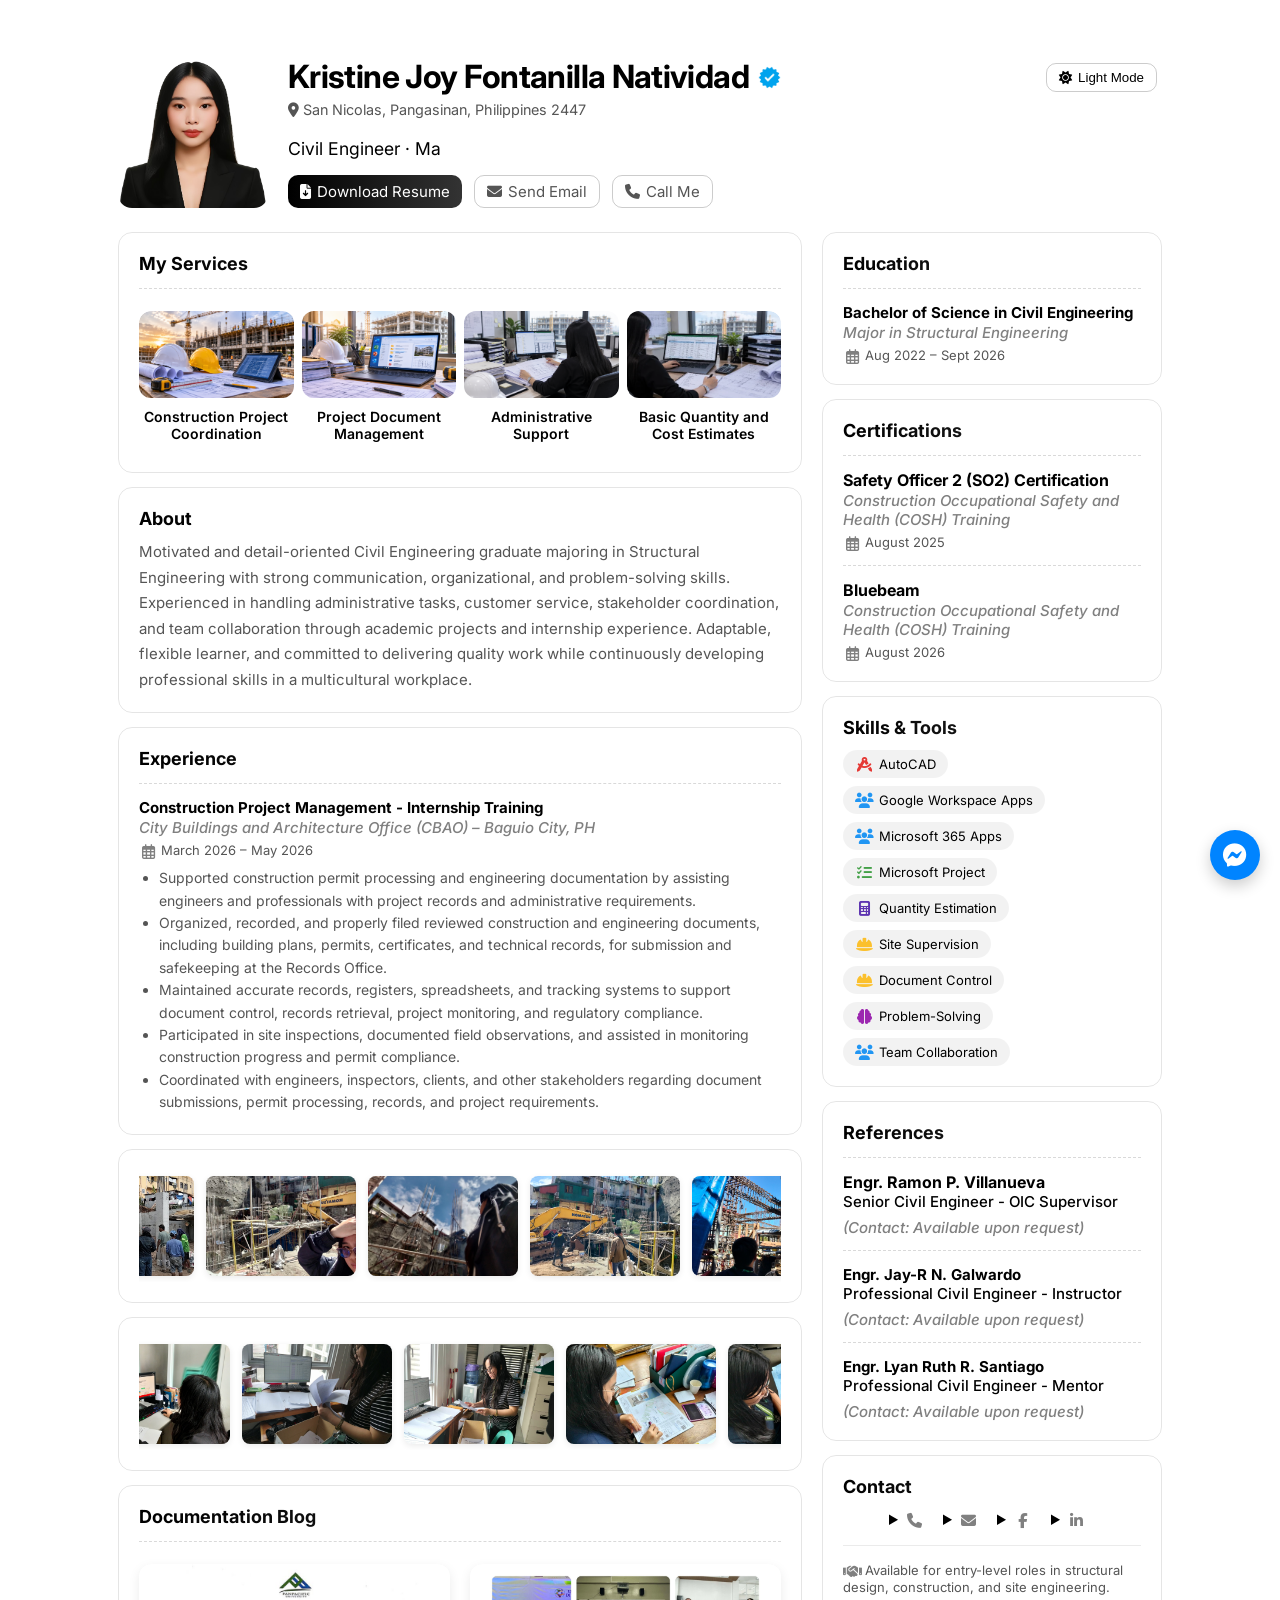
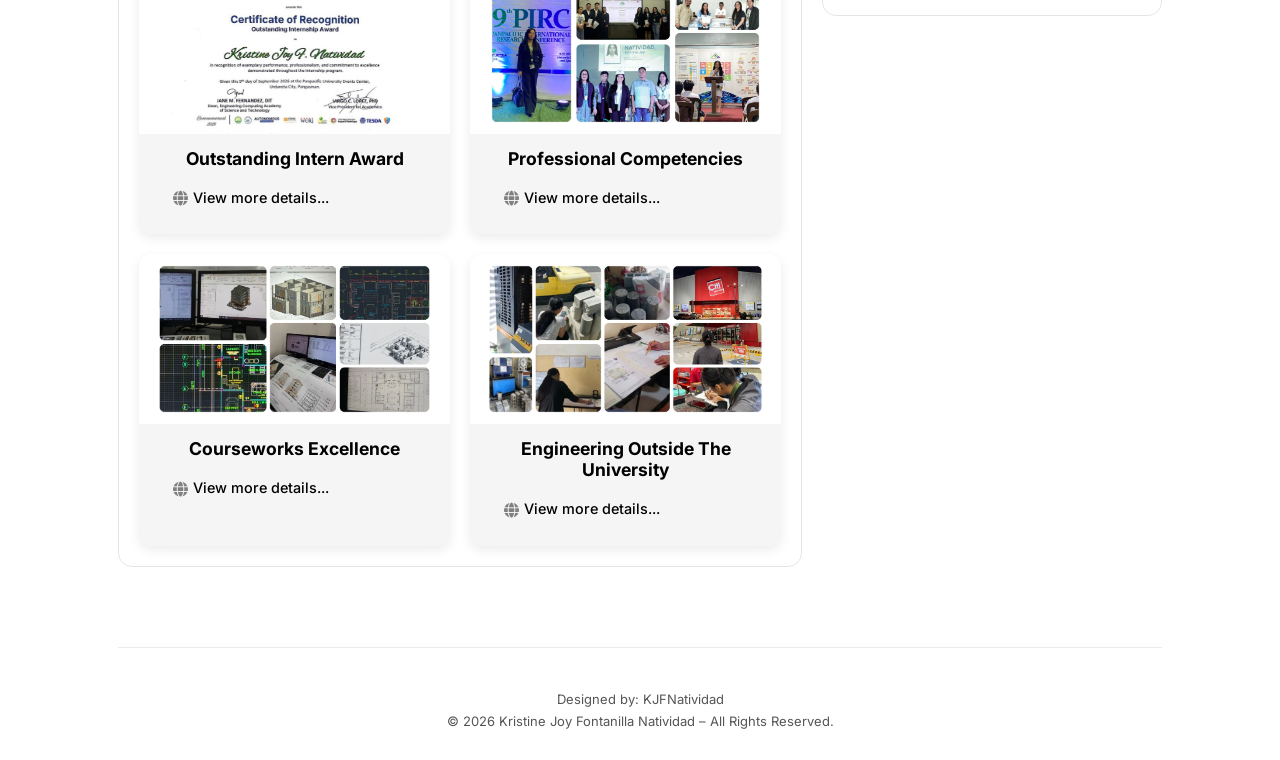
<file: index.html>
<!doctype html>
<html lang="en">
<head>
  <meta charset="utf-8" />
  <meta name="viewport" content="width=device-width,initial-scale=1" />
  <!-- EDIT: title, description, keywords -->
  <title>Kristine Joy Fontanilla Natividad | Civil Engineer Graduate Portfolio</title>
  <meta name="description" content="Portfolio of Kristine Joy Fontanilla Natividad, a Civil Engineering graduate specializing in structural design and construction management." />
  <meta name="keywords" content="Kristine Joy Fontanilla Natividad, Portfolio, Civil Engineer, Structural Design, AutoCAD, Construction">
  <link rel="icon" type="image/png" href="img/profile.png" />
  <link href="https://fonts.googleapis.com/css2?family=Inter:wght@300;400;500;600;700;800&display=swap" rel="stylesheet">
  <link href="main.css" rel="stylesheet">
  <link href="gallery-lightbox.css" rel="stylesheet">
  <link href="mobile-responsive.css" rel="stylesheet">
  <link rel="stylesheet" href="https://cdnjs.cloudflare.com/ajax/libs/font-awesome/6.4.0/css/all.min.css">
  <!-- EDIT: put your GitHub Pages link -->
  <link rel="canonical" href="https://yourusername.github.io/" />
  <link rel="preload" href="https://fonts.googleapis.com/css2?family=Inter:wght@300;400;500;600;700;800&display=swap" as="style">

  
<style>
  /* Project details popup */
  .project-modal {
    display: none;
    position: fixed;
    inset: 0;
    z-index: 99999;
    align-items: center;
    justify-content: center;
    padding: 20px;
  }

  .project-modal.active {
    display: flex;
  }

  .project-modal-overlay {
    position: absolute;
    inset: 0;
    background: rgba(0, 0, 0, 0.78);
    backdrop-filter: blur(4px);
  }

  .project-modal-box {
    position: relative;
    z-index: 1;
    width: min(650px, 100%);
    max-height: 85vh;
    overflow-y: auto;
    overflow-x: hidden;

    /* Hide scrollbar but retain scrolling */
    scrollbar-width: none;
    -ms-overflow-style: none;

    padding: 28px;
    border-radius: 16px;

    /* Default theme colors */
    background: var(--card, #ffffff);
    color: var(--text, #222222);

    box-shadow: 0 18px 55px rgba(0, 0, 0, 0.35);
    animation: projectModalOpen 0.25s ease;
  }

  .project-modal-box::-webkit-scrollbar {
    display: none;
  }

  /* Project details inherit the popup text color */
  .project-modal-box #projectModalBody,
  .project-modal-box #projectModalBody h1,
  .project-modal-box #projectModalBody h2,
  .project-modal-box #projectModalBody h3,
  .project-modal-box #projectModalBody h4,
  .project-modal-box #projectModalBody p,
  .project-modal-box #projectModalBody li,
  .project-modal-box #projectModalBody span,
  .project-modal-box #projectModalBody strong {
    color: inherit;
  }

  /* Explicit text colors for Documentation Blog project details.
     Uses the website's darkToggle button state, managed in JavaScript below. */
  body:not(.dark-mode) .project-modal-box {
    background: #ffffff;
    color: #222222;
  }

  body.dark-mode .project-modal-box {
    background: #202020;
    color: #f5f5f5;
  }

  /* Make nested project text follow the selected theme */
  body:not(.dark-mode) .project-modal-box #projectModalBody,
  body:not(.dark-mode) .project-modal-box #projectModalBody h1,
  body:not(.dark-mode) .project-modal-box #projectModalBody h2,
  body:not(.dark-mode) .project-modal-box #projectModalBody h3,
  body:not(.dark-mode) .project-modal-box #projectModalBody h4,
  body:not(.dark-mode) .project-modal-box #projectModalBody p,
  body:not(.dark-mode) .project-modal-box #projectModalBody li,
  body:not(.dark-mode) .project-modal-box #projectModalBody span,
  body:not(.dark-mode) .project-modal-box #projectModalBody strong {
    color: #222222;
  }

  body.dark-mode .project-modal-box #projectModalBody,
  body.dark-mode .project-modal-box #projectModalBody h1,
  body.dark-mode .project-modal-box #projectModalBody h2,
  body.dark-mode .project-modal-box #projectModalBody h3,
  body.dark-mode .project-modal-box #projectModalBody h4,
  body.dark-mode .project-modal-box #projectModalBody p,
  body.dark-mode .project-modal-box #projectModalBody li,
  body.dark-mode .project-modal-box #projectModalBody span,
  body.dark-mode .project-modal-box #projectModalBody strong {
    color: #f5f5f5;
  }

  /* Links remain visible in both themes */
  .project-modal-box a {
    color: #b88600;
    text-decoration: underline;
  }

  body.dark-mode .project-modal-box a {
    color: #e6b800;
  }

  /* Close button */
  .project-modal-close {
    position: sticky;
    top: 0;
    float: right;
    display: grid;
    place-items: center;
    width: 36px;
    height: 36px;
    margin: -12px -12px 8px 12px;
    border: 0;
    border-radius: 50%;
    background: rgba(128, 128, 128, 0.22);
    color: inherit;
    font-size: 27px;
    line-height: 1;
    cursor: pointer;
    z-index: 2;
  }

  .project-modal-close:hover,
  .project-modal-close:focus-visible {
    background: #e6b800;
    color: #111111;
  }

  .project-modal-box h2 {
    margin: 0 35px 18px 0;
  }

  .project-modal-box h3 {
    margin: 20px 0 8px;
  }

  .project-modal-box p {
    margin: 0 0 12px;
    line-height: 1.7;
  }

  
/* Customize project image size when expanded */
.project-modal-box img {
  display: block;
  width: 100%;
  max-width: 100%;
  height: 380px;
  object-fit: contain;
  border-radius: 10px;
  margin: 0 auto 20px;
}


  body.project-modal-open {
    overflow: hidden;
  }

  .project-modal-content[hidden] {
    display: none !important;
  }

  .project[onclick] {
    cursor: pointer;
  }

  @keyframes projectModalOpen {
    from {
      opacity: 0;
      transform: translateY(10px) scale(0.98);
    }
    to {
      opacity: 1;
      transform: translateY(0) scale(1);
    }
  }

  @media (max-width: 600px) {
    .project-modal {
      padding: 12px;
    }

    .project-modal-box {
      padding: 22px;
      max-height: 90vh;
    }
  }
</style>

</head>
<body>

<div class="container">

  <!-- Header -->
  <header>
    <div class="avatar">
      <img src="img/profile.png" alt="Profile picture" loading="lazy">
    </div>

    <div class="hero">
      <div class="profile-info">
        <div class="profile-details">
          <h1>
            Kristine Joy Fontanilla Natividad
            <img src="img/check.png" alt="Verified" style="width:25px; height:25px; object-fit:contain;"/>
          </h1>

          <div class="sub location">
            <i class="fa-solid fa-location-dot"></i> San Nicolas, Pangasinan, Philippines 2447
          </div>
          <!-- Typing text: first letter here, the rest is in js/script.js -->
          <div class="sub role">
            <span class="first-letter">C</span><span class="typing"></span>
          </div>
        </div>

        <div class="badges">
          <a class="btn primary" href="KRISTINE JOY-FONTANILLA-NATIVIDAD_Civil Engineer_Resume.pdf" download>
            <i class="fa-solid fa-file-arrow-down"></i> Download Resume
          </a>
          <a class="btn" href="mailto:kjfnnatividad@gmail.com">
            <i class="fa-solid fa-envelope"></i> Send Email
          </a>
          <a class="btn" href="tel:09000000000">
            <i class="fa-solid fa-phone"></i> Call Me
          </a>
        </div>
      </div>
    </div>

    <button id="darkToggle" class="btn">
      <i class="fa-solid fa-sun"></i> Light Mode
    </button>
  </header>

  <main>
    <section class="allcard">

      <!-- Gallery -->
      <article class="card">
        <div class="section-title"><h2><strong>My Services</strong></h2></div>
        <div class="experience-item">
          <div class="carousel">
            <div class="carousel-track">
              <a href="fullscreen.html?img=img/design1.png"><img src="img/design1.png" alt="Construction project coordination"><span>Construction Project Coordination</span></a>
              <a href="fullscreen.html?img=img/design2.png"><img src="img/design2.png" alt="Project document management"><span>Project Document Management</span></a>
              <a href="fullscreen.html?img=img/design3.png"><img src="img/design3.png" alt="Construction administrative support"><span>Administrative Support</span></a>
              <a href="fullscreen.html?img=img/design4.png"><img src="img/design4.png" alt="Basic Quantity and Cost Estimates"><span>Basic Quantity and Cost Estimates</span></a>
            </div>
            <div class="carousel-dots"></div>
          </div>
        </div>
      </article>

      <!-- About -->
      <article class="card">
        <div class="section-title"><h2><strong>About</strong></h2></div>
        <p class="lead">Motivated and detail-oriented Civil Engineering graduate majoring in Structural Engineering with strong communication, organizational, and problem-solving skills. Experienced in handling administrative tasks, customer service, stakeholder coordination, and team collaboration through academic projects and internship experience. Adaptable, flexible learner, and committed to delivering quality work while continuously developing professional skills in a multicultural workplace. </p>
      </article>

      <!-- Experience -->
      <article class="card">
        <div class="section-title"><h2><strong>Experience</strong></h2></div>
        <div class="experience-item">
          <h3><strong>Construction Project Management - Internship Training</strong></h3>
          <h3><i>City Buildings and Architecture Office (CBAO) – Baguio City, PH</i></h3>
          <p class="experience-text" style="margin-bottom: 6px;"></p>
          <div class="meta"><i class="fa-regular fa-calendar-days"></i> March 2026 – May 2026</div>
          <ul style="margin-top:8px; color:var(--muted); font-size:14px; line-height:1.6; margin-left: 20px">
            <li>Supported construction permit processing and engineering documentation by assisting engineers and professionals with project records and administrative requirements.</li>
            <li>Organized, recorded, and properly filed reviewed construction and engineering documents, including building plans, permits, certificates, and technical records, for submission and safekeeping at the Records Office.</li>
            <li>Maintained accurate records, registers, spreadsheets, and tracking systems to support document control, records retrieval, project monitoring, and regulatory compliance.</li>
            <li>Participated in site inspections, documented field observations, and assisted in monitoring construction progress and permit compliance.</li>
            <li>Coordinated with engineers, inspectors, clients, and other stakeholders regarding document submissions, permit processing, records, and project requirements.</li>
          </ul>
        </div>
      </article>

      <!-- Image strip (auto infinite scroll; images listed in js/script.js) -->
      <article class="card" id="image-articles-section">
        <div id="image-list" class="image-list"></div>
      </article>

      <!-- Second image strip (moves the opposite way; images listed in js/script.js) -->
      <article class="card" id="image-articles-section-2">
        <div id="image-list-2" class="image-list"></div>
      </article>

      
<!-- Documentation Blog -->
<article class="card">
  <div class="section-title">
    <h2><strong>Documentation Blog</strong></h2>
  </div>

  <div class="experience-item">
    <div class="projects-list">

      <!-- Project 1 -->
      <div class="project" onclick="openProject(this)" role="button" tabindex="0"
           onkeydown="if(event.key==='Enter'||event.key===' '){event.preventDefault();openProject(this)}">
        <img src="img/project1.jpg" alt="Outstanding Intern Award" class="project-img">
        <div>
          <strong class="project-title-centered">Outstanding Intern Award</strong>
          <div class="meta">
            <i class="fa-solid fa-globe"></i>
            <a href="#" target="_blank" rel="noopener noreferrer"
               onclick="event.stopPropagation()">View more details...</a>
          </div>
        </div>
        <div class="project-modal-content" hidden>
          <h2>Outstanding Intern Award</h2>
          <img src="img/project1.jpg" alt="Outstanding Intern Award">
          <p>Recognized for demonstrating outstanding performance, commitment, and professionalism throughout the internship. This award reflects consistent dedication to assigned responsibilities, willingness to learn, and meaningful contributions to the team and workplace.</p>
          <h3>Key Contributions</h3>
          <p>Reliable task execution, initiative in learning new processes, effective communication, teamwork, and a proactive approach to responsibilities and workplace challenges.</p>
          <h3>Recognition Type</h3>
          <p>Internship Performance Award</p>
          <a href="#" target="_blank" rel="noopener noreferrer">View Award Recognition</a>
        </div>
      </div>

      
<!-- Project 2 -->
      <div class="project" onclick="openProject(this)" role="button" tabindex="0"
           onkeydown="if(event.key==='Enter'||event.key===' '){event.preventDefault();openProject(this)}">
        <img src="img/project2.jpg" alt="Professional Competencies" class="project-img">
        <div>
          <strong class="project-title-centered">Professional Competencies</strong>
          <div class="meta">
            <i class="fa-solid fa-globe"></i>
            <a href="#" target="_blank" rel="noopener noreferrer"
               onclick="event.stopPropagation()">View more details...</a>
          </div>
        </div>
        <div class="project-modal-content" hidden>
          <h2>Professional Competencies</h2>
          <img src="img/project2.jpg" alt="Professional Competencies">
          <p>Demonstrates a combination of leadership, technical knowledge, communication, and organizational skills developed through academic involvement, practical experience, and professional training. These competencies reflect the ability to take responsibility, work collaboratively, adapt to challenges, and contribute effectively toward shared goals.</p>
          <h3>Core Competencies</h3>
          <p>Problem-solving, critical thinking, decision-making, leadership, teamwork, communication, time management, adaptability, and professional responsibility.</p>
          <a href="#" target="_blank" rel="noopener noreferrer">View Competency Details</a>
        </div>
      </div>

      
<!-- Project 3 -->
      <div class="project" onclick="openProject(this)" role="button" tabindex="0"
           onkeydown="if(event.key==='Enter'||event.key===' '){event.preventDefault();openProject(this)}">
        <img src="img/project3.jpg" alt="Courseworks Excellence" class="project-img">
        <div>
          <strong class="project-title-centered">Courseworks Excellence</strong>
          <div class="meta">
            <i class="fa-solid fa-globe"></i>
            <a href="#" target="_blank" rel="noopener noreferrer"
               onclick="event.stopPropagation()">View more details...</a>
          </div>
        </div>
        <div class="project-modal-content" hidden>
          <h2>Courseworks Excellence</h2>
          <img src="img/project3.jpg" alt="Courseworks Excellence">
          <p>Recognition of dedication, consistency, and commitment to producing quality academic work. This achievement reflects the effort invested in understanding course concepts, completing academic requirements, and applying learned knowledge to practical activities and collaborative tasks.</p>
          <h3>Key Strengths</h3>
          <p>Academic discipline, critical thinking, attention to detail, research, problem-solving, independent learning, and effective collaboration.</p>
          <h3>Key Focus</h3>
          <p>Quality of academic outputs, practical application of knowledge, continuous improvement, and commitment to learning.</p>
          <a href="#" target="_blank" rel="noopener noreferrer">View Achievement Details</a>
        </div>
      </div>

      
<!-- Project 4 -->
      <div class="project" onclick="openProject(this)" role="button" tabindex="0"
           onkeydown="if(event.key==='Enter'||event.key===' '){event.preventDefault();openProject(this)}">
        <img src="img/project4.jpg" alt="Engineering Outside The University" class="project-img">
        <div>
          <strong class="project-title-centered">Engineering Outside The University</strong>
          <div class="meta">
            <i class="fa-solid fa-globe"></i>
            <a href="#" target="_blank" rel="noopener noreferrer"
               onclick="event.stopPropagation()">View more details...</a>
          </div>
        </div>
        <div class="project-modal-content" hidden>
          <h2>Engineering Outside The University</h2>
          <img src="img/project4.jpg" alt="Engineering Outside The University">
          <p>Highlights experiences and involvement beyond the university that contribute to personal, professional, and leadership development. Through participation in activities, collaborative initiatives, and community engagements, these experiences provide opportunities to apply learned skills, interact with different people, take on responsibilities, and gain a broader understanding of the professional world.</p>
          <h3>Key Focus</h3>
          <p>Professional exposure, community engagement, leadership, teamwork, communication, adaptability, and continuous personal growth.</p>
          <h3>Experience Type</h3>
          <p>Extracurricular Involvement and Professional Development</p>
          <a href="#" target="_blank" rel="noopener noreferrer">View Experiences</a>
        </div>
      </div>

    </div>
  </div>
</article>

    </section>

    <!-- Aside -->
    <aside>

      <!-- Education -->
      <article class="card">
        <div class="section-title"><h2><strong>Education</strong></h2></div>
        <div class="experience-item">
          <h3><strong>Bachelor of Science in Civil Engineering</strong></h3>
          <h3><i>Major in Structural Engineering</i></h3>
          <p class="experience-text" style="margin-bottom: 6px;"></p>
          <div class="meta"><i class="fa-regular fa-calendar-days"></i> Aug 2022 – Sept 2026</div>
        </div>
      </article>

      <!-- Certifications -->
      <article class="card">
        <div class="section-title"><h2><strong>Certifications</strong></h2></div>
        <div class="experience-item">
          <h4><strong>Safety Officer 2 (SO2) Certification</strong></h4>
          <h3><i>Construction Occupational Safety and Health (COSH) Training</i></h3>
          <p class="experience-text" style="margin-bottom: 6px;"></p>
          <div class="meta"><i class="fa-regular fa-calendar-days"></i> August 2025</div>
        </div>

        <div class="experience-item">
          <h4><strong>Bluebeam</strong></h4>
          <h3><i>Construction Occupational Safety and Health (COSH) Training</i></h3>
          <p class="experience-text" style="margin-bottom: 6px;"></p>
          <div class="meta"><i class="fa-regular fa-calendar-days"></i> August 2026</div>
        </div>
      </article>

      <!-- Skills & Tools -->
      <div class="card">
        <div class="section-title"><h2><strong>Skills & Tools</strong></h2></div>
        <div class="stack">
          <span class="chip"><i class="fa-solid fa-compass-drafting"></i> AutoCAD</span>
          <span class="chip"><i class="fa-solid fa-users"></i> Google Workspace Apps</span>
          <span class="chip"><i class="fa-solid fa-users"></i> Microsoft 365 Apps</span>
          <span class="chip"><i class="fa-solid fa-list-check"></i> Microsoft Project</span>
          <span class="chip"><i class="fa-solid fa-calculator"></i> Quantity Estimation</span>
          <span class="chip"><i class="fa-solid fa-helmet-safety"></i> Site Supervision</span>
          <span class="chip"><i class="fa-solid fa-helmet-safety"></i> Document Control</span>
          <span class="chip"><i class="fa-solid fa-brain"></i> Problem-Solving</span>
          <span class="chip"><i class="fa-solid fa-users"></i> Team Collaboration</span>
        </div>
      </div>

      <!-- References -->
      <article class="card">
        <div class="section-title"><h2><strong>References</strong></h2></div>
        <div class="experience-item">

          <h><strong>Engr. Ramon P. Villanueva</strong></p></h4>
            <h3>Senior Civil Engineer - OIC Supervisor</h3>
            <p class="experience-text" style="margin-bottom: 6px;"></p>  
            <h3><span><i>(Contact: Available upon request)</i></span></h3>

        </div>

        <div class="experience-item">

            <h3><strong>Engr. Jay-R N. Galwardo</strong></h3>
            <h3>Professional Civil Engineer - Instructor</h3>
            <p class="experience-text" style="margin-bottom: 6px;"></p>  
            <h3><span><i>(Contact: Available upon request)</i></span></h3>
          
        </div>

        <div class="experience-item">

          <h3><strong>Engr. Lyan Ruth R. Santiago</strong></h3>
            <h3>Professional Civil Engineer - Mentor</h3>
            <p class="experience-text" style="margin-bottom: 6px;"></p>  
            <h3><span><i>(Contact: Available upon request)</i></span></h3>

        </div>
      </article>

      <!-- Contact -->
      <div class="card">
        <div class="section-title"><h2><strong>Contact</strong></h2></div>
        <div class="contact-links" aria-label="Contact details">
          <details class="contact-option" name="contact-details">
            <summary aria-label="Show phone number" title="Phone">
              <i class="fa-solid fa-phone" aria-hidden="true"></i>
            </summary>
            <div class="contact-popover"><a href="tel:09177355407">0917 735 5407</a></div>
          </details>
          <details class="contact-option" name="contact-details">
            <summary aria-label="Show email address" title="Email">
              <i class="fa-solid fa-envelope" aria-hidden="true"></i>
            </summary>
            <div class="contact-popover"><a href="mailto:kjfnnatividad@gmail.com">kjfnnatividad@gmail.com</a></div>
          </details>
          <details class="contact-option" name="contact-details">
            <summary aria-label="Show Facebook account" title="Facebook">
              <i class="fa-brands fa-facebook-f" aria-hidden="true"></i>
            </summary>
            <div class="contact-popover"><a href="https://facebook.com/" target="_blank" rel="noopener noreferrer">Facebook account</a></div>
          </details>
          <details class="contact-option" name="contact-details">
            <summary aria-label="Show LinkedIn account" title="LinkedIn">
              <i class="fa-brands fa-linkedin-in" aria-hidden="true"></i>
            </summary>
            <div class="contact-popover"><a href="https://linkedin.com/" target="_blank" rel="noopener noreferrer">LinkedIn account</a></div>
          </details>
        </div>
        <hr style="margin:16px 0;border:none;border-top:1px solid rgba(0,0,0,0.08)"/>
        <div class="meta"><i class="fa-solid fa-handshake"></i> Available for entry-level roles in structural design, construction, and site engineering.</div>
      </div>

    </aside>
  </main>

  <hr />

  <!-- Footer -->
  <footer>
    Designed by: KJFNatividad 
    <br>
    © 2026 Kristine Joy Fontanilla Natividad – All Rights Reserved.
  </footer>
</div>

<!-- Floating Messenger Button (edit username) -->
<a href="https://m.me/your.username" target="_blank" class="floater-messenger">
  <i class="fa-brands fa-facebook-messenger"></i>
</a>

<!-- Project Details Modal -->
<div class="project-modal" id="projectModal" aria-hidden="true">
  <div class="project-modal-overlay" onclick="closeProject()"></div>
  <div class="project-modal-box" role="dialog" aria-modal="true"
       aria-labelledby="projectModalTitle">
    <button class="project-modal-close" type="button" onclick="closeProject()"
            aria-label="Close project details">&times;</button>
    <div id="projectModalBody"></div>
  </div>
</div>

<script src="js/script.js"></script>
<script src="js/fit-header.js"></script>

<script type="application/ld+json">
{
  "@context": "https://schema.org/",
  "@type": "Person",
  "name": "Kristine Joy Fontanilla Natividad",
  "jobTitle": "Civil Engineer",
  "url": "https://yourusername.github.io/",
  "sameAs": ["https://facebook.com/", "https://linkedin.com/"],
  "alumniOf": { "@type": "CollegeOrUniversity", "name": "Your University" }
}
</script>

</body>
</html>
</file>
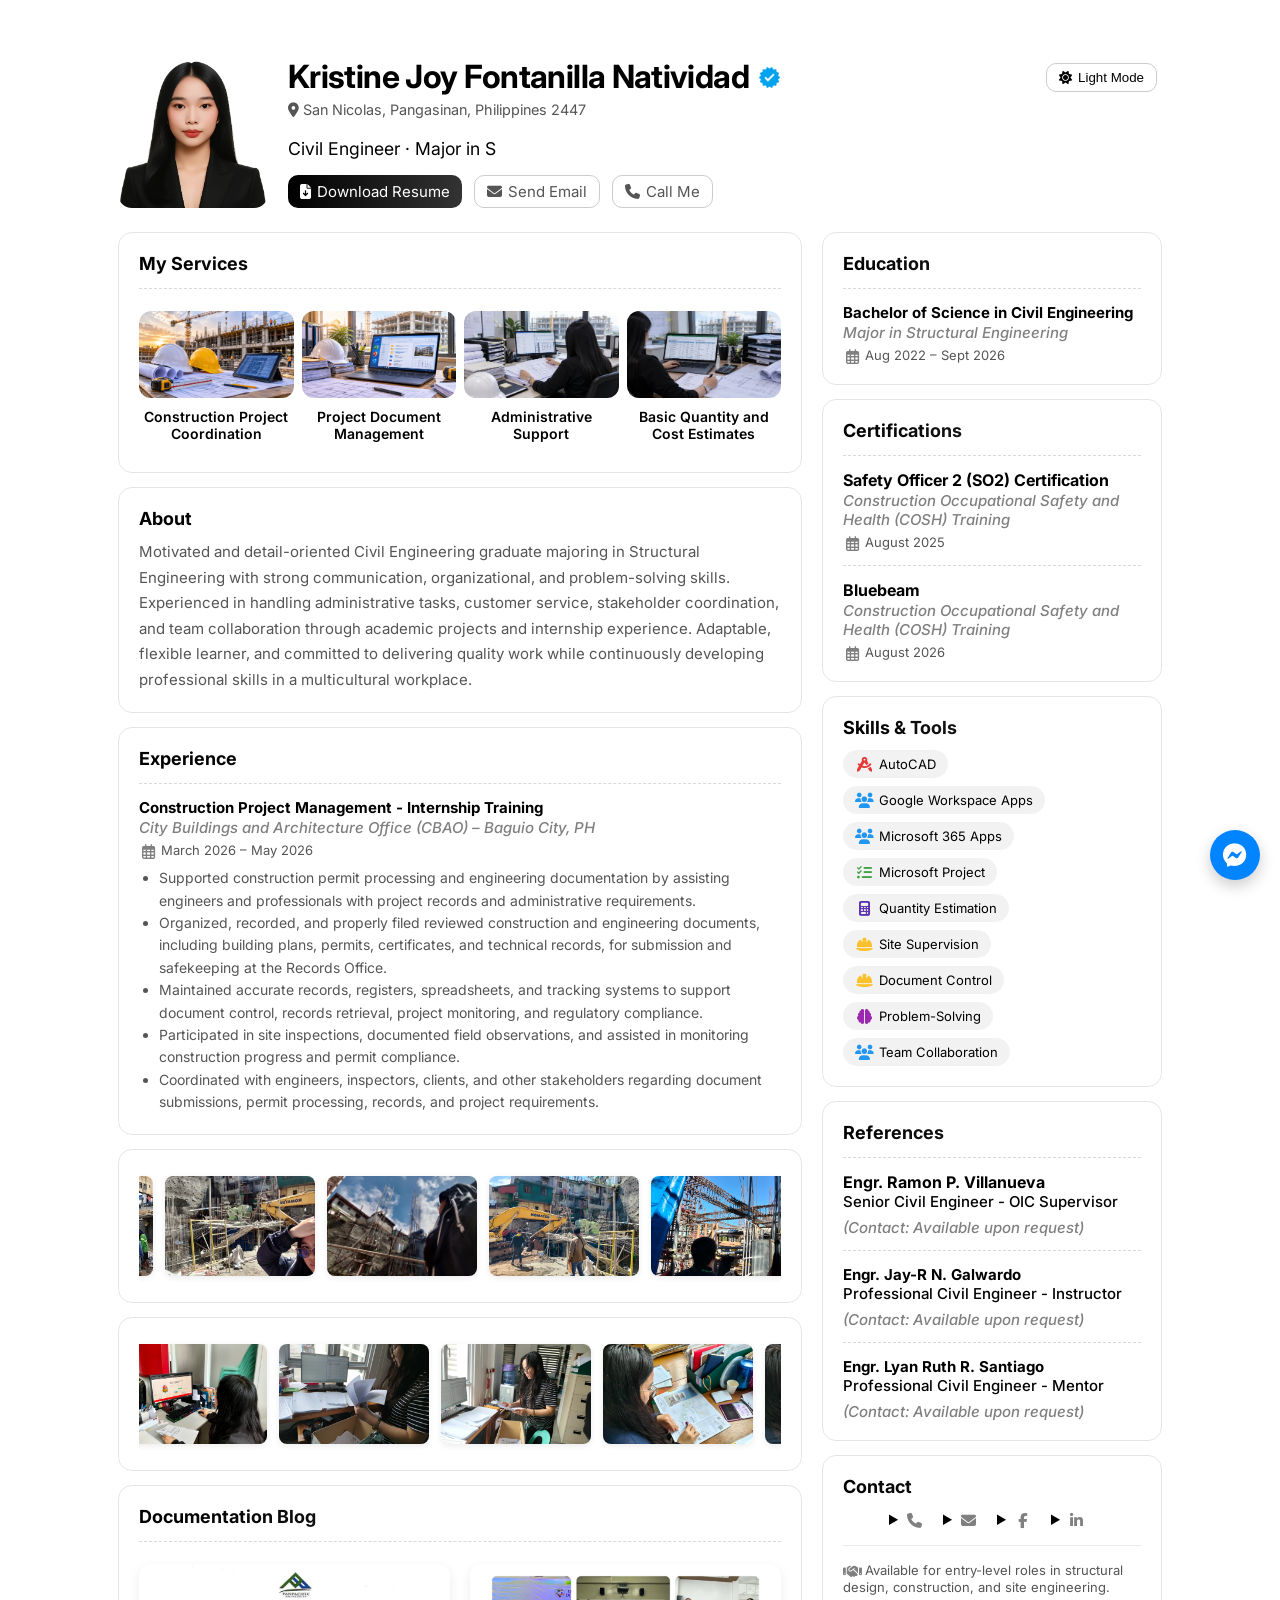
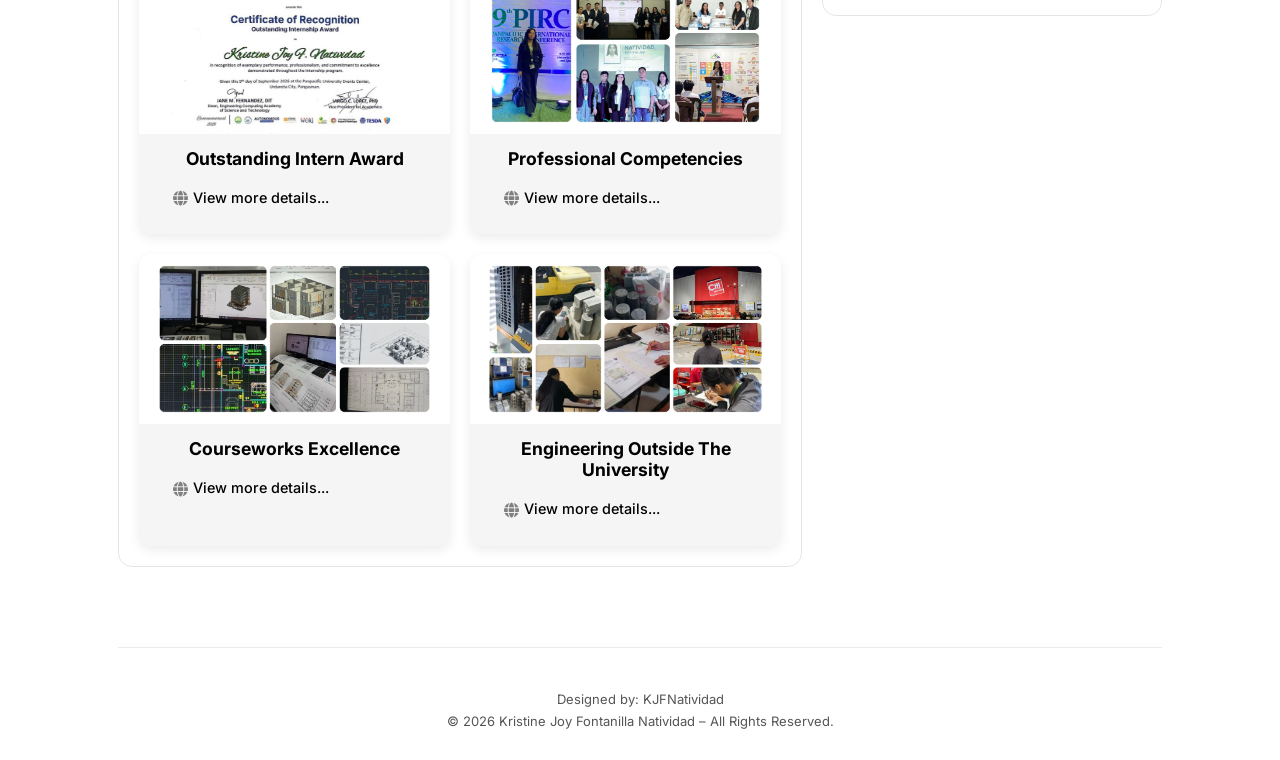
<file: fullscreen.html>
<!doctype html>
<html lang="en">
<head>
  <meta charset="utf-8" />
  <meta name="viewport" content="width=device-width,initial-scale=1" />
  <title>Fullscreen View</title>
  <style>
    html,body{margin:0;height:100%;background:#000}
    body{display:flex;align-items:center;justify-content:center}
    img{max-width:100vw;max-height:100vh;object-fit:contain}
    a{position:fixed;top:12px;right:20px;color:#fff;font:40px/1 Arial;text-decoration:none}
  </style>
</head>
<body>
  <a href="index.html" aria-label="Close">&times;</a>
  <img id="full" alt="Fullscreen image">
  <script>
    var src = new URLSearchParams(location.search).get('img');
    if (src && /^img\/[\w\-. ()\/]+$/.test(src) && src.indexOf('..') === -1) document.getElementById('full').src = src;
    else location.replace('index.html');
    document.addEventListener('keydown', function(e){ if (e.key === 'Escape') location.href = 'index.html'; });
  </script>
</body>
</html>
</file>
<file: main.css>
:root {
  --bg: #ffffff;
  --card: #f5f5f5;
  --muted: #555555;
  --accent: #000000;
  --gradient: linear-gradient(90deg, #000000, #333333);
  --maxw: 1100px;
  --border: rgba(0,0,0,0.08);
  --btn-bg: transparent;
  --btn-hover-bg: #000;
  --btn-color: #000;
  --btn-hover-color: #fff;
  --btn-border: rgba(0,0,0,0.2);
  font-family: Inter, system-ui, -apple-system, 'Segoe UI', Roboto, 'Helvetica Neue', Arial;
}

* { box-sizing: border-box; margin: 0; padding: 0; }

body { background: var(--bg); color: #000000; -webkit-font-smoothing: antialiased; overflow-x: hidden; }

.container { width: 100%; max-width: var(--maxw); margin: 0 auto; margin-top: 30px; padding: 28px; animation: fadeIn 1.2s ease; }

/* Header */
header { display: flex; gap: 20px; align-items: center; margin-bottom: 10px; animation: slideDown 1s ease; position: relative; }

.avatar { width: 150px; height: 150px; border-radius: 14px; display: flex; align-items: center; justify-content: center; overflow: hidden; animation: popIn 1s forwards; }
.avatar img { width: 100%; height: 100%; object-fit: cover; transition: opacity 0.3s ease; }
.avatar:hover img { content: url("img/profile1.png"); } /* swaps photo on hover */

@media (max-width: 900px) { .avatar { width: 88px; height: 88px; } }

.hero { flex: 1; }

h1 { font-size: 32px; letter-spacing: -0.02em; line-height: 1.2; }

.hero h1 { display: inline-flex; align-items: center; gap: 8px; flex-wrap: wrap; }

@media (max-width: 600px) { .hero h1 img { width: 18px !important; height: 18px !important; } }

hr { margin: 16px 0; margin-top: 80px; border: none; border-top: 1px solid var(--border); }

.sub { margin-top: 5px; }
.sub.location { color: var(--muted); font-size: 0.9rem; }
.sub.role { margin-top: 20px; font-weight: 400; font-size: 1.1rem; }

.badges { margin-top: 16px; display: flex; gap: 12px; flex-wrap: wrap; }

.btn { background: transparent; border: 1px solid rgba(0, 0, 0, 0.2); padding: 6px 12px; border-radius: 10px; color: #000000; text-decoration: none; transition: all 0.3s ease; cursor: pointer; display: inline-flex; align-items: center; gap: 6px; }
.btn:hover { transform: translateY(-2px); }
.btn.primary { background: var(--gradient); border: 0; color: #ffffff; }
.btn.primary:hover { opacity: 0.9; }

/* Main content */
main { display: grid; grid-template-columns: minmax(0, 1fr) 340px; gap: 20px; }

@media (max-width: 768px) { main { grid-template-columns: 1fr; gap: 0; } }

.card { border-radius: 14px; padding: 20px; margin-top: 14px; border: 1px solid rgba(0, 0, 0, 0.10); animation: fadeUp 1s ease; animation-fill-mode: both; }
.card:hover { transform: translateY(-4px); box-shadow: 0 8px 24px rgba(0,0,0,0.08); }

@media (max-width: 500px) {
  header, .allcard, aside { display: flex; flex-direction: column; align-items: center; justify-content: center; }
  .card { width: 100%; max-width: 355px; margin-left: auto; margin-right: auto; }
  .hero h1 { font-size: 0.9rem !important; line-height: 1.4 !important; }
  .badges { gap: 6px !important; }
  .badges a, .badges button { font-size: 0.75rem; padding: 6px 10px; }
  .contact-item .btn { font-size: 0.75rem !important; padding: 6px 8px !important; word-break: break-word !important; text-align: center !important; }
  .contact-item .btn i { font-size: 0.9rem !important; margin-right: 4px !important; }
}

@media (max-width: 400px) {
  header, .allcard, aside { display: flex; flex-direction: column; align-items: center; justify-content: center; }
  .card { width: 100%; max-width: 320px; margin-left: auto; margin-right: auto; }
  .hero h1 { font-size: 0.9rem !important; line-height: 1.4 !important; }
  .badges { gap: 6px; }
  .badges a, .badges button { font-size: 0.75rem; padding: 6px 10px; }
  .contact-item .btn { font-size: 0.75rem !important; padding: 6px 8px !important; word-break: break-word !important; text-align: center !important; }
  .contact-item .btn i { font-size: 0.9rem !important; margin-right: 4px !important; }
}

@media (max-width: 360px) {
  header, .allcard, aside { display: flex; flex-direction: column; align-items: center; justify-content: center; }
  .card { width: 100%; max-width: 300px; margin-left: auto; margin-right: auto; }
  .hero h1 { font-size: 0.6rem !important; line-height: 1.3 !important; display: inline-flex; gap: 3px; }
  .hero h1 img { width: 13px !important; height: 13px !important; }
  .sub.location, .sub.role { font-size: 0.55rem !important; line-height: 1.2 !important; }
  .badges { gap: 4px !important; }
  .badges a, .badges button { font-size: 0.4rem !important; padding: 4px 8px !important; }
  .project { width: 87% !important; }
}

main > section .card:nth-child(1) { animation-delay: 0.2s; }
main > section .card:nth-child(2) { animation-delay: 0.4s; }
main > section .card:nth-child(3) { animation-delay: 0.6s; }
main > section .card:nth-child(4) { animation-delay: 0.8s; }

.section-title h2 { margin: 0; font-size: 18px; font-weight: 600; background: var(--gradient); background-clip: text; -webkit-background-clip: text; -webkit-text-fill-color: transparent; }

p.lead { color: var(--muted); line-height: 1.7; font-size: 15px; margin-top: 10px; }

a.btn { font-size: 15px; color: var(--muted); }

/* Stack / Chips */
.stack { display: flex; flex-wrap: wrap; gap: 8px; margin-top: 12px; }
.chip { background: rgba(0, 0, 0, 0.05); padding: 6px 12px; border-radius: 999px; font-size: 13px; color: #000000; transition: all 0.3s; display: inline-flex; align-items: center; gap: 6px; }
.chip:hover { background: var(--gradient); color: #ffffff; }

/* Experience */
.experience-item { margin-top: 14px; padding-top: 14px; border-top: 1px dashed rgba(0, 0, 0, 0.15); }
.experience-item h3 { margin: 0; font-size: 15px; font-weight: 500; }
.experience-item .meta { font-size: 13px; color: var(--muted); margin-top: 4px; }
.meta { font-size: 13px; color: var(--muted); }

/* Projects */
.projects-list { display: grid; grid-template-columns: repeat(auto-fit, minmax(300px, 1fr)); gap: 20px; margin-top: 8px; }
.project { display: flex; flex-direction: column; background: var(--card); border-radius: 12px; overflow: hidden; box-shadow: 0 4px 12px rgba(0,0,0,0.08); transition: transform 0.3s ease, box-shadow 0.3s ease; }
.project:hover { transform: translateY(-6px); box-shadow: 0 6px 18px rgba(0,0,0,0.12); }
.project-img { width: 100%; height: 170px; object-fit: cover; display: block; }
.project div { padding: 14px 16px; }
.project strong { font-size: 1.1rem; color: var(--accent); display: block; margin-bottom: 6px; }
.project-title-centered { text-align: center; }
.project .meta { font-size: 0.9rem; color: var(--muted); }
.project .meta a { color: var(--accent); font-weight: 500; text-decoration: none; }
.project .meta a:hover { text-decoration: underline; }

/* Aside */
aside .contact-item { display: flex; align-items: center; gap: 10px; margin-top: 10px; }
aside ul { margin-top: 8px; margin-left: 20px; color: var(--muted); font-size: 14px; line-height: 1.6; }
aside li { margin-bottom: 6px; }
.card .contact-item a, .card .btn { font-size: 0.85rem; }
.contact-item a[href^="tel"] { margin-top: 8px; display: inline-block; }

/* Contact icon links */
.contact-links {
  display: grid;
  grid-template-columns: repeat(4, 44px);
  justify-content: center;
  gap: 10px;
  margin-top: 12px;
}
.contact-links > a.contact-icon {
  display: flex;
  width: 44px;
  height: 44px;
  align-items: center;
  justify-content: center;
  border: 1px solid var(--btn-border);
  border-radius: 50%;
  color: var(--muted);
  list-style: none;
  text-decoration: none;
  transition: color 0.2s ease, background 0.2s ease, transform 0.2s ease;
}
.contact-links > a.contact-icon::before,
.contact-links > a.contact-icon::after { content: none; }
.contact-links > a.contact-icon:hover,
.contact-links > a.contact-icon:focus-visible { background: var(--gradient); color: #fff; outline: none; }
.contact-links > a.contact-icon:hover { transform: translateY(-2px); }
.contact-links > a.contact-icon i { color: inherit; }

/* Footer */
footer { margin-top: 40px; color: var(--muted); font-size: 13px; text-align: center; animation: fadeIn 2s ease; line-height: 1.7; }

/* ICON FIXES */
.card i, .chip i, aside i, footer i { font-size: 15px; width: 18px; text-align: center; flex-shrink: 0; line-height: 1; vertical-align: middle; color: grey; }

/* Animations */
@keyframes fadeIn { from { opacity: 0; } to { opacity: 1; } }
@keyframes slideDown { from { opacity: 0; transform: translateY(-20px); } to { opacity: 1; transform: translateY(0); } }
@keyframes popIn { to { transform: scale(1); } }
@keyframes fadeUp { from { opacity: 0; transform: translateY(20px); } to { opacity: 1; transform: translateY(0); } }

@media (max-width: 900px) {
  main { grid-template-columns: 1fr; }
  aside { width: 100%; display: block; }
  header { flex-direction: row; align-items: flex-start; }
  .avatar { width: 88px; height: 88px; font-size: 22px; }
  h1 { font-size: 26px; }
}

@media (max-width: 600px) {
  .badges .btn, .chip { padding: 4px 8px; font-size: 0.75rem; }
}

/* Responsive */
@media (max-width: 900px) {
  .avatar { width: 108px !important; height: 108px !important; font-size: 22px !important; }
  h1 { font-size: 1rem !important; }
}

@media (max-width: 600px) {
  header { font-size: 0.75rem !important; }
  .sub.location { font-size: 0.6rem; }
  .sub.role { font-size: 0.7rem; }
  .badges .btn, .chip { padding: 4px 8px; font-size: 0.50rem; }
  .badges { gap: 6px; }
  .badges a[href^="tel:"] { display: none; }
}

/* Carousel */
.carousel { position: relative; overflow: hidden; margin-top: 8px; border-radius: 12px; }
.carousel-track { display: flex; transition: transform 0.6s ease-in-out; gap: 8px; justify-content: center; }
.carousel-track a { color: inherit; text-align: center; text-decoration: none; }
.carousel-track img { width: 100%; max-width: 100%; border-radius: 12px; flex-shrink: 0; object-fit: cover; transition: transform 0.4s ease, box-shadow 0.4s ease; transform: scale(1) translateY(0); }
.carousel-track img:hover { transform: scale(1.05) translateY(-6px); }
.carousel-track a span { display: block; margin-top: 6px; font-size: 14px; font-weight: 600; }

/* Dots */
.carousel-dots { display: flex; justify-content: center; gap: 8px; margin-top: 10px; }
.carousel-dots button { width: 10px; height: 10px; border-radius: 50%; border: none; background: rgba(0,0,0,0.3); cursor: pointer; transition: background 0.3s ease, transform 0.2s ease; }
.carousel-dots button.active { background: var(--accent); transform: scale(1.2); }

/* Dark Mode */
body.dark-mode {
  --bg: #0d0d0d;
  --card: #1a1a1a;
  --muted: #aaaaaa;
  --accent: #ffffff;
  --gradient: linear-gradient(90deg, #ffffff, #666666);
  --border: rgba(255,255,255,0.15);
  --btn-bg: transparent;
  --btn-hover-bg: #fff;
  --btn-color: #fff;
  --btn-hover-color: #000;
  --btn-border: rgba(255,255,255,0.2);
  background: var(--bg);
  color: #ffffff;
}
body.dark-mode .btn { border: 1px solid rgba(255, 255, 255, 0.2); color: #ffffff; }
body.dark-mode .btn.primary { background: var(--gradient); color: #000000; }
body.dark-mode .chip { background: rgba(255, 255, 255, 0.1); color: #ffffff; }
body.dark-mode .card { border: 1px solid rgba(255, 255, 255, 0.1); }
body.dark-mode footer { color: var(--muted); }

#darkToggle { position: absolute; top: 0; right: 0; margin: 5px; z-index: 10; white-space: nowrap; border: 1px solid var(--btn-border); border-radius: 10px; padding: 6px 12px; background: var(--btn-bg); color: var(--btn-color); cursor: pointer; transition: all 0.3s ease; }
#darkToggle:hover { background-color: var(--btn-hover-bg); color: var(--btn-hover-color); transform: translateY(-2px); }

@media (max-width: 900px) { #darkToggle { top: 0; right: 0; margin: 8px; font-size: 0.9rem; padding: 5px 10px; } }

@media (max-width: 600px) { #darkToggle { position: fixed !important; top: 10px !important; right: 10px !important; left: auto !important; font-size: 0.5rem !important; padding: 4px 8px !important; z-index: 9999 !important; } }

/* Floater Messenger Button */
.floater-messenger { position: fixed; bottom: 20px; right: 20px; background-color: #0084ff; color: #fff; width: 50px; height: 50px; border-radius: 50%; display: flex; align-items: center; justify-content: center; box-shadow: 0 6px 15px rgba(0,0,0,0.2); text-decoration: none; font-size: 24px; z-index: 9999; transition: transform 0.2s ease, box-shadow 0.2s ease; }
.floater-messenger:hover { transform: translateY(-4px); box-shadow: 0 10px 20px rgba(0,0,0,0.3); }
body.dark-mode .floater-messenger { background-color: #00a2ff; color: #fff; }

@media (max-width: 600px) { .floater-messenger { width: 44px; height: 44px; font-size: 20px; bottom: 14px; right: 14px; } }

/* Skills chips: icon colors. Add a line here for every new icon you use. */
.stack .fa-html5 { color: #e34f26; }
.stack .fa-css3-alt { color: #1572b6; }
.stack .fa-js { color: #f7df1e; }
.stack .fa-php { color: #777bb4; }
.stack .fa-database { color: #4caf50; }
.stack .fa-figma { color: #f24e1e; }
.stack .fa-brain { color: #9c27b0; }
.stack .fa-bug { color: #ff5722; }
.stack .fa-users { color: #2196f3; }
.stack .fa-pen-ruler { color: #3f51b5; }
.stack .fa-palette { color: #31a8ff; }
.stack .fa-paintbrush { color: #9b59b6; }
/* Civil engineering icons (new) */
.stack .fa-compass-drafting { color: #e53935; }
.stack .fa-building { color: #1e88e5; }
.stack .fa-bridge { color: #6d4c41; }
.stack .fa-cube { color: #00acc1; }
.stack .fa-list-check { color: #43a047; }
.stack .fa-table { color: #2e7d32; }
.stack .fa-ruler-combined { color: #f57c00; }
.stack .fa-calculator { color: #5e35b1; }
.stack .fa-helmet-safety { color: #fbc02d; }

/* Horizontal Image Scroll */
.allcard { min-width: 0; }
.image-list { display: flex; width: 100%; min-width: 0; gap: 12px; overflow-x: hidden; padding: 6px 0; }
.image-card { flex: 0 0 150px; height: 100px; border-radius: 8px; overflow: hidden; box-shadow: 0 2px 6px rgba(0,0,0,0.08); }
.image-card img { width: 100%; height: 100%; object-fit: cover; display: block; }

@media (max-width: 768px) { .image-card { flex: 0 0 100px; height: 80px; } }
@media (max-width: 480px) { .image-card { flex: 0 0 50px; height: 70px; } }


/* Expandable project details */
.project {
  cursor: pointer;
}

.project-content {
  flex: 1;
  min-width: 0;
}

.project-details {
  display: none;
  margin-top: 12px;
  padding-top: 12px;
  border-top: 1px solid #444;
  animation: projectExpand 0.3s ease;
}

.project.expanded .project-details {
  display: block;
}

.project-details p {
  margin: 0 0 10px;
  line-height: 1.6;
}

.project-details a {
  display: inline-block;
  margin-top: 5px;
  color: #f4c542;
  text-decoration: none;
}

.project-details a:hover {
  text-decoration: underline;
}

@keyframes projectExpand {
  from {
    opacity: 0;
    transform: translateY(-5px);
  }
  to {
    opacity: 1;
    transform: translateY(0);
  }
}


/* Centered Project Modal */
.project-modal {
  display: none;
  position: fixed;
  inset: 0;
  z-index: 9999;
  align-items: center;
  justify-content: center;
  padding: 20px;
}

.project-modal.active {
  display: flex;
}

.project-modal-overlay {
  position: absolute;
  inset: 0;
  background: rgba(0, 0, 0, 0.8);
  backdrop-filter: blur(4px);
}

.project-modal-box {
  position: relative;
  z-index: 1;
  width: 100%;
  max-width: 650px;
  max-height: 85vh;
  overflow-y: auto;
  padding: 30px;
  border-radius: 16px;
  background: #202020;
  color: #fff;
  box-shadow: 0 15px 50px rgba(0, 0, 0, 0.5);
  animation: projectModalOpen 0.25s ease;
}

.project-modal-close {
  position: sticky;
  top: 0;
  float: right;
  margin: -12px -12px 10px 10px;
  width: 36px;
  height: 36px;
  border: none;
  border-radius: 50%;
  background: #383838;
  color: #fff;
  font-size: 28px;
  line-height: 1;
  cursor: pointer;
  z-index: 2;
}

.project-modal-close:hover {
  background: #e6b800;
  color: #111;
}

.project-modal-box h2 {
  margin: 0 0 18px;
  padding-right: 30px;
}

.project-modal-box h3 {
  margin: 20px 0 8px;
}

.project-modal-box p {
  margin-bottom: 12px;
  line-height: 1.7;
  color: #ddd;
}

.project-modal-box img {
  display: block;
  width: 100%;
  max-width: 100%;
  height: auto;
  object-fit: contain;
  border-radius: 10px;
  margin: 0 auto 20px;
  position: relative;
  left: 50%;
  transform: translateX(-50%);
}

.project-modal-box a {
  color: #e6b800;
}

body.project-modal-open {
  overflow: hidden;
}

@keyframes projectModalOpen {
  from {
    opacity: 0;
    transform: translateY(12px) scale(0.98);
  }
  to {
    opacity: 1;
    transform: translateY(0) scale(1);
  }
}

@media (max-width: 600px) {
  .project-modal {
    padding: 12px;
  }

  .project-modal-box {
    padding: 22px;
    max-height: 90vh;
  }
}
</file>
<file: mobile-responsive.css>
/* =========================================================
   MOBILE-RESPONSIVE LAYER
   Kristine Joy Fontanilla Natividad's Portfolio

   Load AFTER main.css and gallery-lightbox.css.
   Desktop styles remain unchanged.

   Mobile layout:
   - Profile photo on the left
   - Name + verification icon, location, and role grouped on the right
   - Three buttons beneath the text enclosure, beside the photo
   - Text enclosure and buttons share the photo's height
   - Profile row width matches the My Services card
   - Responsive typography for portrait and landscape
   - Dark-mode toggle at the top-right
   - Services displayed one per row
   ========================================================= */


/* ===== GLOBAL RESPONSIVE SAFEGUARDS ===== */

html {
  -webkit-text-size-adjust: 100%;
  scroll-behavior: smooth;
}

body {
  max-width: 100%;
  overflow-x: hidden;
}

img,
video,
iframe {
  max-width: 100%;
}

button,
a {
  -webkit-tap-highlight-color: transparent;
}


/* ===== TABLETS AND SMALLER SCREENS ===== */

@media (max-width: 900px) {
  .container {
    width: 100%;
    max-width: 100%;
    margin-top: 12px;
    padding: 20px;
    box-sizing: border-box;
  }

  main {
    grid-template-columns: minmax(0, 1fr) !important;
    gap: 12px !important;
  }

  main > section,
  main > aside,
  aside,
  .allcard {
    min-width: 0;
    width: 100%;
    box-sizing: border-box;
  }

  .card {
    min-width: 0;
    width: 100%;
    max-width: none !important;
    margin: 12px 0 0;
    padding: 18px;
    border-radius: 14px;
    box-sizing: border-box;
  }

  .project {
    min-width: 0;
    width: 100% !important;
  }

  .project img,
  .carousel-track img {
    max-width: 100%;
  }
}


/* =========================================================
   PHONE HEADER
   Responsive in portrait and landscape
   ========================================================= */

@media screen and (max-width: 600px) {

  /* ----- Responsive layout variables ----- */

  :root {
    --profile-photo-width: 82px;
    --profile-photo-height: 100px;
    --profile-gap: 12px;

    --profile-name-size: clamp(12px, 2.7vw, 17px);
    --profile-detail-size: clamp(11px, 2.2vw, 14px);
    --profile-button-size: clamp(10px, 2.1vw, 13px);

    --mobile-card-radius: 20px;
  }


  /* ----- Main page container ----- */

  .container {
    width: 100%;
    max-width: 100%;
    margin-top: 23px;
    box-sizing: border-box;
  }


  /* ----- Header grid ----- */

  .container > header {
    display: grid !important;

    grid-template-columns:
      var(--profile-photo-width) minmax(0, 1fr) !important;

    grid-template-rows:
      var(--profile-photo-height) auto !important;

    grid-template-areas:
      "avatar profile"
      "buttons buttons";

    column-gap: var(--profile-gap) !important;
    row-gap: 10px !important;

    align-items: center !important;
    align-content: start !important;

    width: 100% !important;
    max-width: none !important;
    min-width: 0 !important;

    margin: 0 0 14px !important;
    padding: 0 !important;

    box-sizing: border-box !important;

    border: none !important;
    border-radius: 0 !important;
    background: transparent !important;

    text-align: left !important;
  }


  /* ----- Profile photo ----- */

  .container > header .avatar {
    grid-area: avatar;
    align-self: center !important;

    width: var(--profile-photo-width) !important;
    min-width: var(--profile-photo-width) !important;
    max-width: var(--profile-photo-width) !important;

    height: var(--profile-photo-height) !important;

    margin: 0 !important;
    padding: 0 !important;

    overflow: hidden !important;
    border-radius: 12px !important;

    box-sizing: border-box !important;
  }

  .container > header .avatar img {
    display: block;

    width: 100% !important;
    height: 100% !important;

    object-fit: cover;
  }


  /* ----- Allow profile elements to use individual grid rows ----- */

  .container > header .hero {
    display: contents !important;
  }


  /* ----- Invisible text enclosure ----- */

  .container > header::before {
    content: "" !important;
    display: block !important;

    grid-area: profile;
    align-self: stretch;

    width: 100% !important;
    min-width: 0 !important;
    height: 100% !important;

    border: none !important;
    border-radius: 0 !important;
    background: transparent !important;

    pointer-events: none;
  }


  /* ----- Name and verification icon ----- */

  .container > header .hero h1 {
    grid-area: profile;
    align-self: start !important;

    position: relative;
    z-index: 1;

    display: flex !important;
    align-items: center !important;
    justify-content: flex-start !important;
    flex-wrap: nowrap !important;

    gap: 4px !important;

    width: 100% !important;
    min-width: 0 !important;
    max-width: 100% !important;

    margin: 0 !important;
    padding: 0 !important;

    font-size: var(--profile-name-size) !important;
    line-height: 1.25 !important;
    font-weight: 700 !important;
    letter-spacing: -0.02em !important;

    text-align: left !important;

    white-space: nowrap !important;
    overflow: hidden !important;
    text-overflow: ellipsis !important;

    box-sizing: border-box !important;
  }

  .container > header .hero h1 img {
    display: block;
    flex: 0 0 auto !important;

    width: 13px !important;
    height: 13px !important;

    object-fit: contain;
  }


  /* ----- Location ----- */

  .container > header .sub.location {
    grid-area: profile;
    align-self: center !important;

    position: relative;
    z-index: 1;

    display: block !important;

    width: 100% !important;
    min-width: 0 !important;
    max-width: 100% !important;

    margin: 0 !important;
    padding: 0 !important;

    font-size: var(--profile-detail-size) !important;
    line-height: 1.35 !important;
    font-weight: 400 !important;

    text-align: left !important;

    white-space: nowrap !important;
    overflow: hidden !important;
    text-overflow: ellipsis !important;

    box-sizing: border-box !important;
  }


  /* ----- Role / typing line ----- */

  .container > header .sub.role {
    grid-area: profile;
    align-self: end !important;

    position: relative;
    z-index: 1;

    display: block !important;

    width: 100% !important;
    min-width: 0 !important;
    max-width: 100% !important;
    min-height: 0 !important;

    margin: 0 !important;
    padding: 0 !important;

    font-family: inherit !important;
    font-size: var(--profile-detail-size) !important;
    line-height: 1.35 !important;
    font-weight: 400 !important;
    letter-spacing: normal !important;

    text-align: left !important;

    white-space: nowrap !important;
    overflow: hidden !important;
    text-overflow: ellipsis !important;

    box-sizing: border-box !important;
  }

  .container > header .sub.role * {
    font-size: inherit !important;
    line-height: inherit !important;
    font-weight: inherit !important;
    letter-spacing: inherit !important;
  }


  /* ----- Download Resume, Send Email, and Call Me ----- */

  .container > header .badges {
    grid-area: buttons;

    display: flex !important;
    flex-direction: row !important;
    flex-wrap: nowrap !important;

    align-items: center !important;
    justify-content: flex-start !important;

    gap: 6px !important;

    width: 100% !important;
    min-width: 0 !important;
    max-width: 100% !important;

    margin: 0 !important;
    padding: 0 !important;

    font-size: var(--profile-button-size) !important;

    box-sizing: border-box !important;
  }

  .container > header .badges .btn {
    display: inline-flex !important;

    flex: 0 1 auto !important;
    align-items: center !important;
    justify-content: center !important;

    gap: 5px !important;

    min-width: 0 !important;
    max-width: 100% !important;
    min-height: 32px !important;

    margin: 0 !important;
    padding: 7px 9px !important;

    font-size: 1em !important;
    line-height: 1.3 !important;

    text-align: center !important;
    white-space: nowrap !important;

    box-sizing: border-box !important;
  }

  .container > header .badges .btn.primary {
    border: 0;
  }

  .container > header .badges a[href^="tel:"] {
    display: inline-flex !important;
  }


  /* ----- Dark-mode toggle ----- */

  #darkToggle {
    position: fixed !important;

    top: 11px !important;
    right: 14px !important;
    left: auto !important;

    z-index: 10000 !important;

    min-height: 0 !important;
    margin: 0 !important;
    padding: 4px 9px !important;

    font-size: 11px !important;
    line-height: 1.4 !important;

    border-width: 1.5px;
    border-radius: 999px !important;

    background: var(--bg);
    box-shadow: none;
  }
}


/* =========================================================
   MOBILE MAIN CONTENT AND CARDS
   ========================================================= */

@media screen and (max-width: 600px) {

  hr {
    margin: 22px 0;
    margin-top: 24px;
  }

  main {
    display: grid;
    grid-template-columns: minmax(0, 1fr) !important;
    gap: 10px !important;
    margin-top: 0;
    width: 100%;
    min-width: 0;
    box-sizing: border-box;
  }

  main > section,
  main > aside,
  aside,
  .allcard {
    display: block;
    width: 100%;
    min-width: 0;
    align-items: initial;
    box-sizing: border-box;
  }

  .card {
    width: 100%;
    min-width: 0;
    max-width: none !important;

    margin: 14px 0 0;
    padding: 20px;

    border-radius: var(--mobile-card-radius);
    overflow-wrap: anywhere;

    box-sizing: border-box;
  }

  .card:hover {
    transform: none;
    box-shadow: none;
  }

  .card h2,
  .card h3 {
    line-height: 1.35;
    overflow-wrap: anywhere;
  }

  .card p,
  .card li,
  .card .description {
    font-size: 0.94rem;
    line-height: 1.65;
  }


  /* ----- Match My Services width to the container ----- */

  .container > main > section.allcard > article.card:first-child {
    width: 100% !important;
    min-width: 0 !important;
    max-width: none !important;
    box-sizing: border-box !important;
  }


  /* ----- Buttons outside the profile header ----- */

  .card .btn,
  .contact-item .btn {
    max-width: 100%;
    min-height: 40px;

    padding: 9px 12px !important;

    font-size: 0.82rem !important;
    line-height: 1.3;

    white-space: normal;
    text-align: center;
    justify-content: center;

    box-sizing: border-box;
  }

  .contact-item {
    display: flex;
    min-width: 0;
    flex-wrap: wrap;
    gap: 8px;
  }

  .contact-item .btn {
    width: auto;
    padding: 9px 10px !important;
    overflow-wrap: anywhere;
  }

  .contact-item .btn i {
    font-size: 0.95rem !important;
  }


  /* ----- Skills and chips ----- */

  .stack,
  .chips {
    flex-wrap: wrap;
  }

  .chip {
    max-width: 100%;
    padding: 7px 10px !important;

    font-size: 0.78rem !important;
    line-height: 1.35;

    white-space: normal;
    box-sizing: border-box;
  }


  /* ----- Projects ----- */

  .project {
    display: flex;
    flex-direction: column;
    align-items: stretch;

    gap: 12px;

    width: 100% !important;
    min-width: 0;
  }

  .project-content {
    width: 100%;
    min-width: 0;
  }

  .project img {
    display: block;

    width: 100%;
    max-width: 100%;
    height: auto;

    object-fit: contain;
  }


  /* ----- Services: one item per row ----- */

  .carousel-track {
    display: flex;
    flex-direction: column;
    justify-content: flex-start;

    gap: 18px;

    overflow: visible;
    transform: none !important;
  }

  .carousel-track a {
    display: block;

    flex: 0 0 auto;

    width: 100%;
    min-width: 0;

    color: inherit;
    text-decoration: none;
  }

  .carousel-track img {
    display: block;

    width: 100%;
    height: auto;

    aspect-ratio: 16 / 10;
    object-fit: cover;

    border-radius: 12px;
  }

  .carousel-track img:hover {
    transform: none;
  }

  .carousel-track a span {
    display: block;

    margin-top: 10px;

    font-size: 1rem;
    font-weight: 600;
    line-height: 1.35;

    text-align: center;
  }


  /* ----- Horizontal image strip ----- */

  .image-list {
    gap: 10px;
    padding: 8px 0;

    overflow-x: auto;
    overscroll-behavior-x: contain;
    scrollbar-width: thin;

    -webkit-overflow-scrolling: touch;
  }

  .image-card {
    flex: 0 0 112px !important;

    width: 112px;
    height: 82px !important;
  }

  .image-card img {
    width: 100%;
    height: 100%;
    object-fit: cover;
  }


  /* ----- Experience, education, and certifications ----- */

  .experience-item,
  .experience-item * {
    text-align: left !important;
  }

  .experience-item .carousel-track a span {
    text-align: center !important;
  }

  .experience-item > *:not(ul):not(ol) {
    align-self: flex-start;

    margin-left: 0;
    padding-left: 0;

    text-indent: 0;
  }


  /* ----- Floating Messenger button ----- */

  .floater-messenger {
    width: 46px;
    height: 46px;

    right: 14px;
    bottom: 14px;

    font-size: 20px;
  }


  /* ----- Footer ----- */

  footer {
    margin-top: 26px;
    padding: 0 8px 12px;

    font-size: 0.78rem;
    line-height: 1.6;

    overflow-wrap: anywhere;
  }


  /* ----- Project modal ----- */

  .project-modal {
    padding: 10px !important;
    align-items: center;
  }

  .project-modal-box {
    width: 100%;
    max-width: 100%;
    max-height: 88dvh;

    padding: 18px !important;
    border-radius: 14px;

    overflow-y: auto;
    -webkit-overflow-scrolling: touch;
  }

  .project-modal-box h2 {
    padding-right: 30px;

    font-size: 1.2rem;
    line-height: 1.35;
  }

  .project-modal-box h3 {
    font-size: 1rem;
  }

  .project-modal-box p {
    font-size: 0.9rem;
    line-height: 1.65;
  }

  .project-modal-close {
    width: 36px;
    height: 36px;

    font-size: 26px;
  }
}


/* =========================================================
   EXTRA-SMALL PHONES
   Maximum width: 380px
   ========================================================= */

@media screen and (max-width: 380px) {

  :root {
    --profile-photo-width: 84px;
    --profile-photo-height: 102px;
    --profile-gap: 10px;

    --profile-name-size: clamp(11px, 3.1vw, 13px);
    --profile-detail-size: 10px;
    --profile-button-size: 10px;
  }

  .container > header .hero h1 img {
    width: 12px !important;
    height: 12px !important;
  }

  .container > header .badges {
    gap: 4px !important;
  }

  .container > header .badges .btn {
    padding: 6px 7px !important;
  }

  .card {
    padding: 16px;
  }

  .image-card {
    flex-basis: 100px !important;
    width: 100px;
  }
}


/* =========================================================
   REDUCED-MOTION ACCESSIBILITY
   ========================================================= */

@media (prefers-reduced-motion: reduce) {

  html {
    scroll-behavior: auto;
  }

  *,
  *::before,
  *::after {
    animation-duration: 0.01ms !important;
    animation-iteration-count: 1 !important;
    transition-duration: 0.01ms !important;
  }
}


/* =========================================================
   RESPONSIVE MOBILE PROFILE
   - Photo on the left
   - Text enclosure and buttons on the right
   - Text fits on single lines inside the available enclosure
   - Responsive in portrait and landscape
   - Desktop layout remains unchanged
   ========================================================= */

@media screen and (max-width: 600px),
       screen and (orientation: landscape) and (max-height: 500px) {

  :root {
    --profile-photo-width: 100px;
    --profile-photo-height: 122px;
    --profile-gap: 12px;
  }

  /* Header and profile enclosure */
  .container > header {
    display: grid !important;
    grid-template-columns:
      var(--profile-photo-width)
      minmax(0, calc(100% - var(--profile-photo-width) - var(--profile-gap))) !important;
    grid-template-rows: var(--profile-photo-height) !important;
    grid-template-areas: "avatar profile" !important;

    column-gap: var(--profile-gap) !important;
    row-gap: 0 !important;
    align-items: start !important;

    width: 100% !important;
    max-width: 100% !important;
    min-width: 0 !important;
    margin: 22px 0 14px !important;
    padding: 0 !important;
    box-sizing: border-box !important;

    border: none !important;
    border-radius: 0 !important;
    background: transparent !important;
    text-align: left !important;
  }

  /* Profile photo */
  .container > header .avatar {
    grid-area: avatar !important;
    align-self: start !important;

    width: var(--profile-photo-width) !important;
    min-width: var(--profile-photo-width) !important;
    max-width: var(--profile-photo-width) !important;
    height: var(--profile-photo-height) !important;

    margin: 0 !important;
    overflow: hidden !important;
    border-radius: 12px !important;
    box-sizing: border-box !important;
  }

  .container > header .avatar img {
    display: block !important;
    width: 100% !important;
    height: 100% !important;
    object-fit: cover !important;
  }

  /* The right column contains the text enclosure and buttons */
  .container > header .hero {
    display: block !important;
    grid-area: profile !important;
    width: 100% !important;
    height: var(--profile-photo-height) !important;
    min-width: 0 !important;
    box-sizing: border-box !important;
  }

  .container > header .profile-info {
    display: flex !important;
    flex-direction: column !important;
    gap: 0 !important;

    width: 100% !important;
    height: var(--profile-photo-height) !important;
    min-width: 0 !important;
    box-sizing: border-box !important;
  }

  .container > header .profile-details {
    flex: 1 1 0 !important;
    display: flex !important;
    flex-direction: column !important;
    justify-content: flex-start !important;
    gap: 0 !important;
    min-width: 0 !important;
    min-height: 0 !important;
    overflow: hidden !important;
  }

  /* Name */
  .container > header .hero h1 {
    flex: 0 0 auto !important;
    position: relative !important;
    z-index: 1 !important;

    display: block !important;
    width: 100% !important;
    min-width: 0 !important;
    max-width: 100% !important;
    margin: 0 !important;
    padding: 0 !important;

    font-size: clamp(9px, 2.7vw, 16px) !important;
    line-height: 1.25 !important;
    letter-spacing: -0.02em !important;
    font-weight: 700 !important;

    white-space: nowrap !important;
    overflow: hidden !important;
    text-overflow: ellipsis !important;
    box-sizing: border-box !important;
    text-align: left !important;
  }

  .container > header .hero h1 img {
    display: inline-block !important;
    width: 12px !important;
    height: 12px !important;
    max-width: 12px !important;
    vertical-align: middle !important;
    object-fit: contain !important;
  }

  /* Location text is slightly smaller than the fitted name */
  .container > header .sub.location {
    flex: 0 0 auto !important;
    position: relative !important;
    z-index: 1 !important;

    display: block !important;
    width: 100% !important;
    min-width: 0 !important;
    max-width: 100% !important;
    margin: 0 !important;
    padding: 0 !important;

    font-size: clamp(10px, 2.3vw, 13px) !important;
    line-height: 1.35 !important;
    font-weight: 400 !important;

    white-space: nowrap !important;
    overflow: hidden !important;
    text-overflow: ellipsis !important;
    box-sizing: border-box !important;
    text-align: left !important;
  }

  .container > header .sub.location {
    margin-top: 4px !important;
  }

  /* Center the role in the remaining space above the buttons */
  .container > header .sub.role {
    flex: 0 0 auto !important;
    position: relative !important;
    z-index: 1 !important;

    display: block !important;
    width: 100% !important;
    min-width: 0 !important;
    max-width: 100% !important;
    min-height: 0 !important;
    margin: 0 auto !important;
    margin-top: auto !important;
    margin-bottom: auto !important;
    padding: 0 !important;

    font-size: clamp(10px, 2.3vw, 13px) !important;
    line-height: 1.35 !important;
    font-weight: 400 !important;

    white-space: nowrap !important;
    overflow: hidden !important;
    text-overflow: ellipsis !important;
    box-sizing: border-box !important;
    text-align: left !important;
  }

  .container > header .sub.role * {
    max-width: 100% !important;
    white-space: inherit !important;
    overflow: hidden !important;
    text-overflow: ellipsis !important;
  }

  /* Keep the buttons on one line beneath the text enclosure */
  .container > header .badges {
    flex: 0 0 auto !important;
    grid-area: auto !important;
    display: flex !important;
    flex-wrap: nowrap !important;
    align-items: center !important;
    justify-content: space-between !important;
    gap: 3px !important;

    width: 100% !important;
    min-width: 0 !important;
    max-width: 100% !important;
    margin: 0 !important;
    padding: 0 !important;
    font-size: clamp(7px, 2vw, 10px) !important;
    box-sizing: border-box !important;
  }

  .container > header .badges .btn {
    display: inline-flex !important;
    flex: 1 1 0 !important;
    align-items: center !important;
    justify-content: center !important;

    gap: 1px !important;
    min-width: 0 !important;
    max-width: none !important;
    min-height: 28px !important;
    margin: 0 !important;
    padding: 3px 0 !important;

    font-size: inherit !important;
    line-height: 1.05 !important;
    white-space: nowrap !important;
    overflow: hidden !important;
    text-align: center !important;
    box-sizing: border-box !important;
  }

  .container > header .badges .btn.primary {
    flex-grow: 1.7 !important;
  }

  .container > header .badges .btn:nth-child(2) {
    flex-grow: 1.2 !important;
  }

  .container > header .badges .btn i {
    flex: 0 0 auto !important;
    font-size: 1em !important;
  }

  .container > header .badges .btn:hover {
    transform: none !important;
  }

  .container > header .badges a[href^="tel:"] {
    display: inline-flex !important;
  }

  /* Keep the theme toggle in the top-right corner */
  #darkToggle {
    position: fixed !important;
    top: 10px !important;
    right: 12px !important;
    left: auto !important;
    z-index: 10000 !important;
    min-height: 0 !important;
    padding: 4px 9px !important;
    font-size: 11px !important;
    border-radius: 999px !important;
  }

  /* Match the My Services card width to the header width */
  .container > main > section.allcard,
  .container > main > section.allcard > article.card:first-child {
    width: 100% !important;
    min-width: 0 !important;
    max-width: 100% !important;
    box-sizing: border-box !important;
  }

  .container > main {
    grid-template-columns: minmax(0, 1fr) !important;
  }
}

/* Extra-small phones */
@media screen and (max-width: 380px) {
  :root {
    --profile-photo-width: 84px;
    --profile-photo-height: 102px;
    --profile-gap: 10px;
  }

  .container > header .hero h1 {
    font-size: 11px !important;
  }

  .container > header .hero h1 img {
    width: 11px !important;
    height: 11px !important;
  }

  .container > header .sub.location,
  .container > header .sub.role {
    font-size: 10px !important;
  }
}
</file>
